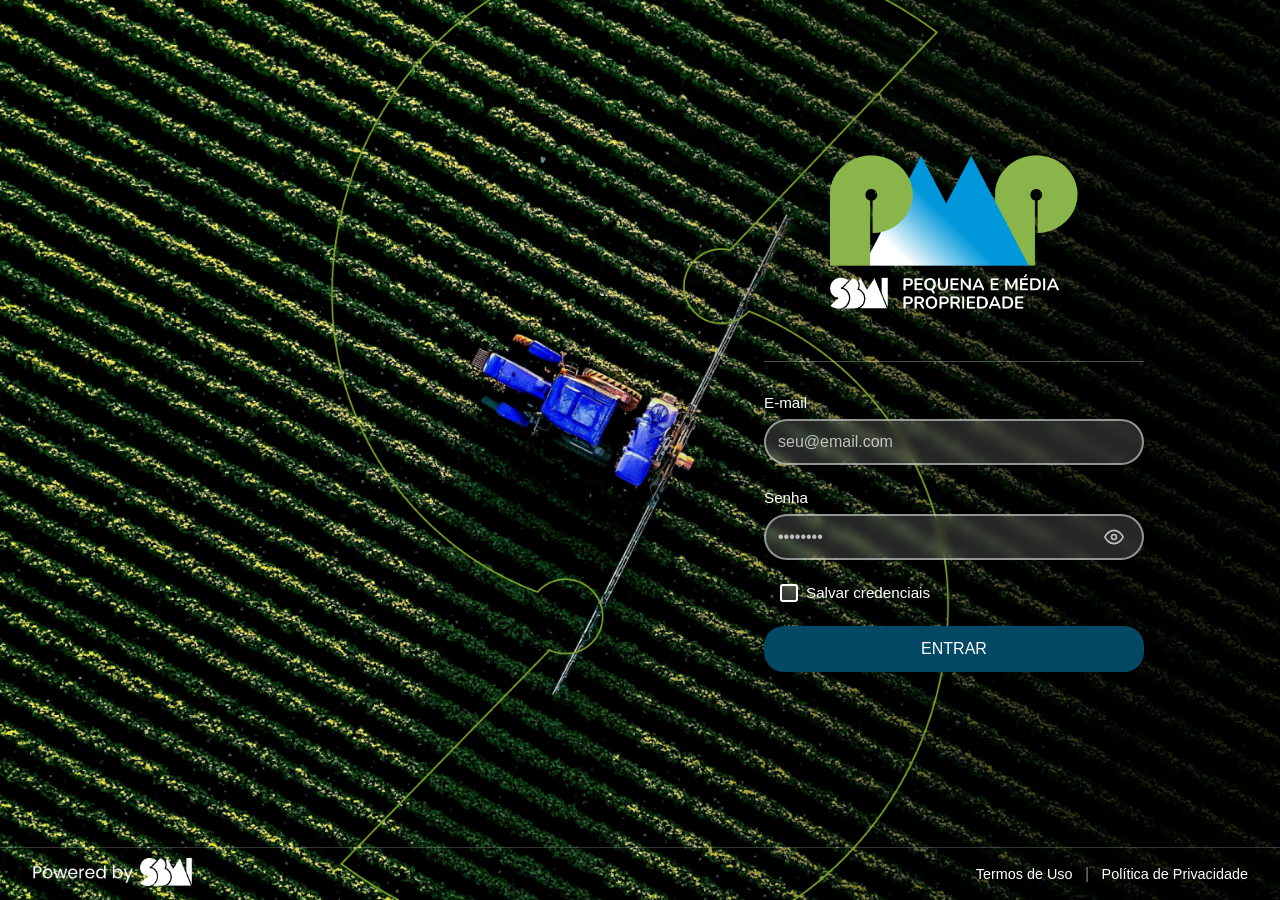
<file: login.html>
<!doctype html>
<html lang="pt-BR">

<head>
    <meta charset="UTF-8" />
    <meta name="viewport" content="width=device-width, initial-scale=1.0" />
    <title>PMP - Pequena e Média Propriedade</title>
    <link rel="shortcut icon" href="assets/favicon.ico" type="image/x-icon" />
    <link rel="stylesheet" href="login.css" />
    <link rel="stylesheet" href="style.css" />
</head>

<body>
    <div class="container">
        <div class="login-container">
            <div class="login-box">
                <div class="logo-container">
                    <img src="assets/pmp-verde-azul-branca.png" alt="Logo da Empresa" class="company-logo" />
                </div>

                <form id="loginForm">
                    <div class="input-group">
                        <label for="email">E-mail</label>
                        <input type="email" id="email" name="email" required placeholder="seu@email.com" />
                    </div>

                    <div class="input-group password-group">
                        <label for="password">Senha</label>
                        <div class="password-wrapper">
                            <input type="password" id="password" name="password" required placeholder="••••••••" />
                            <button type="button" class="toggle-password" aria-label="Mostrar senha">
                                <svg class="eye-icon eye-open" width="20" height="20" viewBox="0 0 24 24" fill="none"
                                    xmlns="http://www.w3.org/2000/svg">
                                    <path d="M1 12C1 12 5 4 12 4C19 4 23 12 23 12C23 12 19 20 12 20C5 20 1 12 1 12Z"
                                        stroke="currentColor" stroke-width="2" stroke-linecap="round"
                                        stroke-linejoin="round" />
                                    <circle cx="12" cy="12" r="3" stroke="currentColor" stroke-width="2"
                                        stroke-linecap="round" stroke-linejoin="round" />
                                </svg>
                                <svg class="eye-icon eye-closed" width="20" height="20" viewBox="0 0 24 24" fill="none"
                                    xmlns="http://www.w3.org/2000/svg" style="display: none;">
                                    <path d="M2 2L22 22" stroke="currentColor" stroke-width="2" stroke-linecap="round"
                                        stroke-linejoin="round" />
                                    <path
                                        d="M6.71277 6.7226C3.66479 8.79527 2 12 2 12C2 12 5.63636 19 12 19C14.0503 19 15.8174 18.2734 17.2711 17.2764"
                                        stroke="currentColor" stroke-width="2" stroke-linecap="round"
                                        stroke-linejoin="round" />
                                    <path
                                        d="M10.0747 10.0891C9.42283 10.7521 9 11.6968 9 12.75C9 14.8211 10.6789 16.5 12.75 16.5C13.8032 16.5 14.7479 16.0772 15.4109 15.4253"
                                        stroke="currentColor" stroke-width="2" stroke-linecap="round"
                                        stroke-linejoin="round" />
                                    <path
                                        d="M14.2031 8.20935C15.2415 8.79245 16.1254 9.62821 16.7617 10.6225C17.1799 11.2821 17.5 12.0 17.5 12.75C17.5 13.1655 17.4456 13.5692 17.3437 13.9547"
                                        stroke="currentColor" stroke-width="2" stroke-linecap="round"
                                        stroke-linejoin="round" />
                                    <path d="M22 12C22 12 20.3636 15.2047 17.3156 17.2774" stroke="currentColor"
                                        stroke-width="2" stroke-linecap="round" stroke-linejoin="round" />
                                    <path
                                        d="M11.3617 7.39325C11.7361 7.32775 12.1242 7.29297 12.525 7.29297C15.9599 7.29297 18.7479 10.018 18.9906 12.7486"
                                        stroke="currentColor" stroke-width="2" stroke-linecap="round"
                                        stroke-linejoin="round" />
                                </svg>
                            </button>
                        </div>
                    </div>

                    <div class="checkbox-group">
                        <label class="checkbox-container">
                            <input type="checkbox" id="saveCredentials" />
                            <span class="checkmark"></span>
                            Salvar credenciais
                        </label>
                    </div>

                    <button type="submit" id="loginButton">Entrar</button>

                    <div id="errorMessage" class="error-message"></div>
                </form>
            </div>
        </div>

        <footer class="footer">
            <div class="footer-content">
                <div class="footer-links">
                    <a href="#">Termos de Uso</a>
                    <span class="separator">|</span>
                    <a href="#">Política de Privacidade</a>
                </div>
                <div>
                    <img src="assets/sbmi-branco.png" alt="SBMI" style="width: 10rem" />
                </div>
            </div>
        </footer>
    </div>

    <script src="login.js"></script>
</body>

</html>
</file>
<file: login.css>
body {
    min-height: 100vh;
    background: url('assets/tela-de-login.png');
    background-size: cover;
    background-position: center;
    background-repeat: no-repeat;
    background-attachment: fixed;
    display: flex;
    align-items: center;
    justify-content: flex-end;
    position: relative;
}

.container {
    width: 100%;
    min-height: 100vh;
    display: flex;
    flex-direction: column;
    justify-content: space-between;
}

.login-container {
    display: flex;
    justify-content: flex-end;
    align-items: center;
    min-height: calc(95vh - 60px);
    padding: 2rem 6rem;
}

.login-box {
    padding: 2.5rem;
    width: 100%;
    max-width: 460px;
    animation: slideIn 0.5s ease-out;
}

@keyframes slideIn {
    from {
        opacity: 0;
        transform: translateX(30px);
    }

    to {
        opacity: 1;
        transform: translateX(0);
    }
}

/* Container da logo */
.logo-container {
    text-align: center;
    margin-bottom: 2rem;
    padding-bottom: 1rem;
    border-bottom: 1px solid rgba(255, 255, 255, 0.3);
}

/* Estilo da logo */
.company-logo {
    width: 90%;
    height: auto;
    object-fit: contain;
}

.input-group {
    margin-bottom: 1.5rem;
}

.input-group label {
    display: block;
    margin-bottom: 0.5rem;
    color: #ffffff;
    font-weight: 500;
    font-size: 0.95rem;
    text-shadow: 0 2px 4px rgba(0, 0, 0, 0.3);
}

.input-group input {
    width: 100%;
    padding: 0.75rem;
    border: 2px solid rgba(255, 255, 255, 0.5);
    border-radius: 50px;
    font-size: 1rem;
    transition: all 0.3s ease;
    background: rgba(255, 255, 255, 0.15);
    color: #ffffff;
    backdrop-filter: blur(5px);
}

.input-group input::placeholder {
    color: rgba(255, 255, 255, 0.7);
}

.input-group input:focus {
    outline: none;
    border-color: #ffffff;
    background: rgba(255, 255, 255, 0.25);
    box-shadow: 0 0 0 3px rgba(255, 255, 255, 0.2);
}

.input-group input.error {
    border-color: #ff6b6b;
}

.password-requirements {
    font-size: 0.75rem;
    color: rgba(255, 255, 255, 0.8);
    margin-top: 0.5rem;
    line-height: 1.4;
}

.checkbox-group {
    margin-bottom: 1.5rem;
}

.checkbox-container {
    display: flex;
    align-items: center;
    cursor: pointer;
    font-size: 0.95rem;
    padding-left: 1rem;
    color: #ffffff;
    user-select: none;
    text-shadow: 0 2px 4px rgba(0, 0, 0, 0.3);
}

.checkbox-container input {
    position: absolute;
    opacity: 0;
    cursor: pointer;
    height: 0;
    width: 0;
}

.checkmark {
    display: inline-block;
    width: 18px;
    height: 18px;
    background-color: rgba(255, 255, 255, 0.2);
    border: 2px solid #ffffff;
    border-radius: 3px;
    margin-right: 8px;
    position: relative;
    backdrop-filter: blur(5px);
}

.checkbox-container input:checked~.checkmark::after {
    content: '';
    position: absolute;
    left: 4px;
    top: 1px;
    width: 5px;
    height: 9px;
    border: solid #ffffff;
    border-width: 0 2px 2px 0;
    transform: rotate(45deg);
}

button {
    width: 100%;
    padding: 0.875rem;
    background: #034965;
    color: white;
    border: none;
    border-radius: 20px;
    font-size: 1rem;
    font-weight: 500;
    text-transform: uppercase;
    cursor: pointer;
    transition: background-color 0.3s ease;
    box-shadow: 0 4px 6px rgba(0, 0, 0, 0.2);
}

button:hover {
    background: #02344a;
}

button:active {
    transform: translateY(1px);
}

button:disabled {
    background: rgba(3, 73, 101, 0.5);
    cursor: not-allowed;
}

.error-message {
    margin-top: 1rem;
    padding: 0.75rem;
    background: rgba(255, 107, 107, 0.2);
    border: 1px solid rgba(255, 107, 107, 0.5);
    border-radius: 4px;
    color: #ffffff;
    font-size: 0.9rem;
    display: none;
    backdrop-filter: blur(5px);
}

.error-message.show {
    display: block;
}

.footer {
    background: transparent;
    border-top: 1px solid rgba(255, 255, 255, 0.2);
}

.footer-content {
    display: flex;
    justify-content: space-between;
    align-items: center;
    margin: 0 auto;
    color: white;
    padding: 10px 2rem;
    flex-direction: row-reverse;
}

.footer-links a {
    color: white;
    text-decoration: none;
    font-size: 0.9rem;
    transition: opacity 0.3s ease;
    text-shadow: 0 2px 4px rgba(0, 0, 0, 0.3);
}

.footer-links a:hover {
    opacity: 0.8;
    text-decoration: underline;
}

.footer-links .separator {
    margin: 0 0.5rem;
    color: white;
    opacity: 0.5;
}

/* Grupo de senha com ícone */
.password-group {
    position: relative;
}

.password-wrapper {
    position: relative;
    display: flex;
    align-items: center;
}

.password-wrapper input {
    padding-right: 45px;
    /* Espaço para o botão do olho */
}

.toggle-password {
    position: absolute;
    right: 12px;
    background: none;
    border: none;
    padding: 8px;
    cursor: pointer;
    display: flex;
    align-items: center;
    justify-content: center;
    color: rgba(255, 255, 255, 0.7);
    transition: color 0.3s ease;
    width: auto;
    border-radius: 50%;
    box-shadow: none;
    text-transform: none;
}

.toggle-password:hover {
    color: #ffffff;
    background: rgba(255, 255, 255, 0.1);
    transform: none;
}

.toggle-password:active {
    transform: scale(0.95);
}

.toggle-password:focus {
    outline: none;
    color: #ffffff;
}

.eye-icon {
    display: block;
    pointer-events: none;
}

/* Ajuste responsivo */
@media (max-width: 480px) {
    .toggle-password {
        right: 8px;
        padding: 6px;
    }

    .password-wrapper input {
        padding-right: 40px;
    }
}

/* Responsividade */
@media (max-width: 768px) {
    .login-container {
        justify-content: center;
        padding: 1rem;
    }

    .login-box {
        padding: 1.5rem;
    }

    .footer-content {
        flex-direction: column;
        gap: 1rem;
        text-align: center;
    }
}

@media (max-width: 480px) {
    .company-logo {
        width: 90%;
        height: auto;
    }

    .footer-links {
        display: flex;
        flex-wrap: wrap;
        justify-content: center;
        gap: 0.5rem;
    }

    .footer-links .separator {
        display: none;
    }
}
</file>
<file: style.css>
* {
    margin: 0;
    padding: 0;
    box-sizing: border-box;
}

:root {
    --bg-white: #F9FBF5;
    --bg-white-dark: #EFEFEF;
    --bg-sidebar: #FFFFFF;
    --bg-top-line: #034965;
    --text-primary: #1A2B3C;
    --text-secondary: #4A5A6A;
    --text-muted: #7C8B9A;
    --text-white: #FFFFFF;
    --border-color: #E8ECF2;
    --border-color-input: #4485A2;
    --primary-light: #E3F0F5;
    --primary: #2C7A9C;
    --primary-dark: #1E5A78;
    --accent-green: #43A687;
    --accent-green-light: #E8F3EF;
    --danger: #E86A5F;
    --danger-light: #FDECEB;
    --hover-bg: #F0F4F8;
    --shadow-sm: 0 2px 4px rgba(0, 0, 0, 0.02), 0 1px 2px rgba(0, 0, 0, 0.05);
    --shadow-md: 0 4px 8px rgba(0, 0, 0, 0.03), 0 2px 4px rgba(0, 0, 0, 0.05);
    --shadow-lg: 0 8px 16px rgba(0, 0, 0, 0.04), 0 4px 8px rgba(0, 0, 0, 0.05);
}

body {
    font-family: 'Nunito Sans', sans-serif;
    color: var(--text-primary);
    background-color: var(--bg-white-dark);
    height: 100vh;
    overflow: hidden;
}

.dashboard-container {
    display: flex;
    height: 100vh;
}

.sidebar {
    width: 260px;
    background-color: var(--bg-white);
    border-right: 1px solid var(--border-color);
    display: flex;
    flex-direction: column;
    justify-content: space-between;
    position: fixed;
    height: 100vh;
    overflow-y: auto;
    box-shadow: var(--shadow-sm);
}

.sidebar-top {
    padding: 24px 0;
}

.logo-area {
    padding: 0 20px;
    margin-bottom: 32px;
}

.logo-area img {
    max-width: 100%;
    height: auto;
}

.sidebar-nav {
    display: flex;
    flex-direction: column;
    gap: 4px;
    padding: 0 12px;
}

.nav-btn {
    display: flex;
    align-items: center;
    gap: 12px;
    padding: 12px 16px;
    border: none;
    background: none;
    width: 100%;
    text-align: left;
    font-family: 'Nunito Sans', sans-serif;
    font-size: 15px;
    font-weight: 500;
    color: var(--text-secondary);
    border-radius: 8px;
    cursor: pointer;
    transition: all 0.2s ease;
}

.nav-btn i {
    width: 20px;
    font-size: 1.1rem;
    color: var(--text-muted);
}

.nav-btn:hover {
    background-color: var(--hover-bg);
    color: var(--primary);
}

.nav-btn:hover i {
    color: var(--primary);
}

.nav-btn.active {
    background-color: var(--primary-light);
    color: var(--primary-dark);
    font-weight: 600;
}

.nav-btn.active i {
    color: var(--primary);
}

.sidebar-add-admin {
    padding: 16px 12px;
    margin-top: 8px;
    border-top: 1px solid var(--border-color);
}

.add-admin-btn {
    display: flex;
    align-items: center;
    gap: 12px;
    padding: 12px 16px;
    border: none;
    background: none;
    width: 100%;
    text-align: left;
    font-family: 'Nunito Sans', sans-serif;
    font-size: 15px;
    font-weight: 500;
    color: var(--accent-green);
    border-radius: 8px;
    cursor: pointer;
    transition: all 0.2s ease;
    background-color: var(--accent-green-light);
}

.add-admin-btn i {
    width: 20px;
    font-size: 1.1rem;
    color: var(--accent-green);
}

.add-admin-btn:hover {
    background-color: var(--accent-green);
    color: white;
}

.add-admin-btn:hover i {
    color: white;
}

.sidebar-bottom {
    padding: 20px;
    border-top: 1px solid var(--border-color);
}

.developer-logo {
    display: flex;
    justify-content: center;
}

.developer-logo:hover {
    opacity: 0.8;
}

.developer-logo img {
    max-width: 100px;
    height: auto;
}

.main-content {
    flex: 1;
    margin-left: 260px;
    display: flex;
    flex-direction: column;
    height: 100vh;
    overflow: hidden;
}

.top-bar {
    height: 70px;
    background-color: var(--bg-white);
    border-bottom: 1px solid var(--border-color);
    display: flex;
    align-items: center;
    justify-content: space-between;
    padding: 0 32px;
    position: sticky;
    top: 0;
    z-index: 10;
}

.current-screen h1 {
    font-size: 1.5rem;
    font-weight: 600;
    color: var(--text-primary);
}

.search-container {
    position: relative;
    width: 400px;
    margin: 0 20px;
}

.search-input {
    width: 100%;
    height: 40px;
    padding: 0 40px 0 16px;
    border: 1px solid var(--border-color);
    border-radius: 20px;
    font-family: 'Nunito Sans', sans-serif;
    font-size: 0.95rem;
    color: var(--text-primary);
    background-color: var(--bg-white);
    transition: all 0.2s ease;
}

.search-input:focus {
    outline: none;
    border-color: var(--primary);
    box-shadow: 0 0 0 3px rgba(44, 122, 156, 0.1);
}

.search-input::placeholder {
    color: var(--text-muted);
}

.search-icon {
    position: absolute;
    right: 16px;
    top: 50%;
    transform: translateY(-50%);
    color: var(--text-muted);
    font-size: 0.9rem;
    pointer-events: none;
}

.user-info {
    display: flex;
    align-items: center;
    gap: 12px;
}

.user-name {
    font-weight: 500;
    color: var(--text-primary);
}

.user-avatar {
    width: 40px;
    height: 40px;
    background-color: var(--primary-light);
    border-radius: 40px;
    display: flex;
    align-items: center;
    justify-content: center;
    color: var(--primary);
}

.user-avatar i {
    font-size: 1.5rem;
}

.content-area {
    flex: 1;
    display: flex;
    overflow-y: auto;
    padding: 24px;
    background-color: var(--bg-white-dark);
    flex-direction: column;
    align-items: center;
}

.loading-spinner {
    display: flex;
    justify-content: center;
    align-items: center;
    height: 200px;
    display: none;
}

.loading-spinner i {
    font-size: 2rem;
    color: var(--primary);
}

.items-list {
    display: flex;
    flex-direction: column;
    width: 90%;
}

.list-header {
    display: grid;
    grid-template-columns: 2fr 1.5fr 1fr;
    padding: 12px 20px;
    font-size: 0.85rem;
    font-weight: 600;
    color: var(--text-white);
    text-transform: uppercase;
    letter-spacing: 0.5px;
    border-bottom: 1px solid var(--border-color);
    background-color: var(--bg-top-line);
    border-radius: 8px 8px 0px 0px;
}

.item-card {
    background-color: var(--bg-white);
    border: 1px solid var(--border-color);
    padding: 16px 20px;
    cursor: pointer;
    transition: all 0.2s ease;
    display: grid;
    grid-template-columns: 2fr 1.5fr 1fr;
    align-items: center;
    gap: 16px;
}

.item-card:hover {
    border-color: var(--primary);
    box-shadow: var(--shadow-md);
    background-color: var(--primary-light);
}

.item-card h3 {
    font-size: 1rem;
    font-weight: 600;
    color: var(--text-primary);
    margin: 0;
}

.item-card .item-subtitle {
    font-size: 0.9rem;
    color: var(--text-secondary);
}

.item-card .item-location {
    font-size: 0.9rem;
    color: var(--text-muted);
    display: flex;
    align-items: center;
    gap: 4px;
}

.item-card .item-location i {
    color: var(--primary);
    font-size: 0.8rem;
}

.pagination-container {
    display: flex;
    justify-content: space-between;
    align-items: center;
    width: 90%;
    margin-top: 20px;
    padding: 0 10px;
}

.pagination {
    display: flex;
    justify-content: center;
    align-items: center;
    gap: 8px;
    padding: 24px 0;
}

.page-btn {
    min-width: 36px;
    height: 36px;
    border: 1px solid var(--border-color);
    background-color: var(--bg-white);
    border-radius: 6px;
    font-family: 'Nunito Sans', sans-serif;
    font-weight: 500;
    color: var(--text-secondary);
    cursor: pointer;
    transition: all 0.2s ease;
    font-size: 0.9rem;
}

.page-btn:hover {
    border-color: var(--primary);
    color: var(--primary);
    background-color: var(--primary-light);
}

.page-btn.active {
    background-color: var(--primary);
    color: white;
    border-color: var(--primary);
}

.page-btn:disabled {
    opacity: 0.4;
    cursor: not-allowed;
}

.items-counter {
    color: var(--text-secondary);
    font-size: 0.9rem;
    font-weight: 500;
    padding: 8px 16px;
    background-color: var(--bg-white);
    border-radius: 20px;
    border: 1px solid var(--border-color);
}

.modal {
    display: none;
    position: fixed;
    top: 0;
    left: 0;
    width: 100%;
    height: 100%;
    background-color: rgba(0, 0, 0, 0.3);
    z-index: 1000;
    justify-content: center;
    align-items: center;
}

.modal.show {
    display: flex;
}

.modal-content {
    background-color: var(--bg-white);
    border-radius: 12px;
    width: 50%;
    max-width: 600px;
    max-height: 90vh;
    overflow-y: auto;
    box-shadow: var(--shadow-lg);
}

.modal-header {
    display: flex;
    justify-content: space-between;
    align-items: center;
    padding: 20px 24px;
    border-bottom: 1px solid var(--border-color);
}

.modal-header h2 {
    font-size: 1.25rem;
    font-weight: 600;
    color: var(--text-primary);
}

.close-modal {
    background: none;
    border: none;
    font-size: 1.25rem;
    cursor: pointer;
    color: var(--text-muted);
    width: 32px;
    height: 32px;
    border-radius: 20px;
    display: flex;
    align-items: center;
    justify-content: center;
    transition: all 0.2s;
}

.close-modal:hover {
    background-color: var(--hover-bg);
    color: var(--text-primary);
}

.modal-body {
    padding: 2rem;
}

.modal-content::-webkit-scrollbar {
    width: 4px;
}

.modal-content::-webkit-scrollbar-track {
    background: transparent;
}

.modal-content::-webkit-scrollbar-thumb {
    background: rgba(0, 0, 0, 0.2);
    border-radius: 4px;
}

.modal-content {
    scrollbar-width: thin;
    scrollbar-color: rgba(0, 0, 0, 0.2) transparent;
}

.form-group {
    margin-bottom: 20px;
}

.form-group label {
    display: block;
    margin-bottom: 8px;
    font-size: 0.9rem;
    font-weight: 600;
    color: var(--text-secondary);
}

.form-input {
    width: 100%;
    padding: 12px 16px;
    border: 1px solid var(--border-color);
    border-radius: 8px;
    font-family: 'Nunito Sans', sans-serif;
    font-size: 0.95rem;
    color: var(--text-primary);
    transition: all 0.2s ease;
}

.form-input:focus {
    outline: none;
    border-color: var(--primary);
    box-shadow: 0 0 0 3px rgba(44, 122, 156, 0.1);
}

.form-actions {
    display: flex;
    justify-content: flex-end;
    gap: 12px;
    margin-top: 24px;
}

.btn-primary,
.btn-secondary {
    padding: 10px 20px;
    border-radius: 6px;
    font-family: 'Nunito Sans', sans-serif;
    font-size: 0.95rem;
    font-weight: 500;
    cursor: pointer;
    transition: all 0.2s ease;
    border: none;
}

.btn-primary {
    background-color: var(--primary);
    color: white;
}

.btn-primary:hover {
    background-color: var(--primary-dark);
}

.btn-secondary {
    background-color: var(--bg-white);
    color: var(--text-secondary);
    border: 1px solid var(--border-color);
}

.btn-secondary:hover {
    background-color: var(--hover-bg);
    border-color: var(--text-muted);
}

.status-badge {
    display: inline-block;
    padding: 4px 10px;
    border-radius: 30px;
    font-size: 0.75rem;
    font-weight: 600;
}

.status-badge.active {
    background-color: var(--accent-green-light);
    color: var(--accent-green);
}

.status-badge.inactive {
    background-color: var(--danger-light);
    color: var(--danger);
}

.type-badge {
    display: inline-block;
    padding: 4px 10px;
    border-radius: 30px;
    font-size: 0.75rem;
    font-weight: 600;
    background-color: var(--primary-light);
    color: var(--primary-dark);
}

.detail-grid {
    display: grid;
    grid-template-columns: 1fr 1fr;
    gap: 16px;
}

.detail-item.full-width {
    grid-column: 1 / -1;
}

.detail-item label {
    display: block;
    font-size: 0.75rem;
    font-weight: 600;
    color: var(--text-muted);
    margin-bottom: 4px;
    margin-left: 15px;
    text-transform: uppercase;
    letter-spacing: 0.3px;
}

.detail-item p {
    font-size: 0.95rem;
    color: var(--text-primary);
    background-color: #ffffff;
    padding: 10px 14px;
    border-radius: 30px;
    border: 1px solid var(--border-color-input);
    margin: 0;
}

.localizacao-row {
    display: flex;
    gap: 16px;
    margin: 16px 0;
    grid-column: 1 / -1;
}

.localizacao-item {
    flex: 1;
}

.localizacao-item.cidade {
    flex: 2;
}

.localizacao-item.estado {
    flex: 1;
}

.localizacao-item label {
    display: block;
    font-size: 0.75rem;
    font-weight: 600;
    color: var(--text-muted);
    margin-bottom: 4px;
    margin-left: 15px;
    text-transform: uppercase;
    letter-spacing: 0.3px;
}

.localizacao-item p {
    font-size: 0.95rem;
    color: var(--text-primary);
    background-color: #ffffff;
    padding: 10px 14px;
    border-radius: 30px;
    border: 1px solid var(--border-color-input);
    margin: 0;
}

.detail-item ul {
    list-style: none;
    padding: 0;
    margin: 8px 0 0 0;
}

.detail-item li {
    padding: 10px 14px;
    background-color: #FFFFFF;
    border: 1px solid var(--border-color-input);
    border-radius: 20px;
    margin-bottom: 6px;
    display: flex;
    align-items: center;
    gap: 10px;
    font-size: 0.9rem;
}

.detail-item li i {
    color: var(--primary);
    width: 16px;
}

.modal-map {
    height: 200px;
    width: 100%;
    border-radius: 8px;
    margin: 12px 0;
    border: 1px solid var(--border-color);
    z-index: 1;
}

.map-container {
    margin: 16px 0;
    grid-column: 1 / -1;
}

.map-loading {
    height: 200px;
    display: flex;
    align-items: center;
    justify-content: center;
    background-color: var(--hover-bg);
    border-radius: 8px;
    color: var(--text-muted);
    border: 1px dashed var(--border-color);
}

.coordinates-info {
    display: flex;
    gap: 12px;
    background-color: var(--hover-bg);
    padding: 12px;
    border-radius: 6px;
    margin-top: 8px;
    border: 1px solid var(--border-color-input);
}

.coord-item {
    flex: 1;
    text-align: center;
}

.coord-item label {
    display: block;
    font-size: 0.7rem;
    color: var(--text-muted);
    margin-bottom: 2px;
}

.coord-item span {
    font-size: 0.85rem;
    font-weight: 600;
    color: var(--text-primary);
}

.users-list {
    max-height: 250px;
    overflow-y: auto;
    padding-right: 4px;
}

.users-list li {
    padding: 8px 20px;
    background-color: #FFFFFF;
    border: 1px solid var(--border-color-input);
    border-radius: 50px;
    margin-bottom: 8px;
    display: flex;
    align-items: center;
    gap: 12px;
    transition: all 0.2s;
}

.users-list li:hover {
    border-color: var(--primary);
    background-color: var(--primary-light);
}

.users-list li i {
    color: var(--primary);
    font-size: 1.1rem;
}

.users-list .status-active,
.users-list .status-inactive,
.users-list .type-badge {
    display: inline-block;
    padding: 2px 8px;
    border-radius: 20px;
    font-size: 0.7rem;
    font-weight: 600;
}

.users-list .status-active {
    background-color: var(--accent-green-light);
    color: var(--accent-green);
}

.users-list .status-inactive {
    background-color: var(--danger-light);
    color: var(--danger);
}

.users-list .type-badge {
    background-color: var(--primary-light);
    color: var(--primary-dark);
}

.users-list::-webkit-scrollbar {
    width: 4px;
}

.users-list::-webkit-scrollbar-track {
    background: var(--hover-bg);
}

.users-list::-webkit-scrollbar-thumb {
    background: var(--text-muted);
    border-radius: 4px;
}

.status-active {
    color: var(--accent-green);
    background-color: var(--accent-green-light);
    padding: 4px 10px;
    border-radius: 30px;
    font-size: 0.75rem;
    font-weight: 600;
    display: inline-block;
}

.status-inactive {
    color: var(--danger);
    background-color: var(--danger-light);
    padding: 4px 10px;
    border-radius: 30px;
    font-size: 0.75rem;
    font-weight: 600;
    display: inline-block;
}

.error-message,
.empty-message {
    text-align: center;
    padding: 48px 24px;
    color: var(--text-muted);
    font-size: 0.95rem;
    background-color: var(--bg-white);
    border-radius: 8px;
    border: 1px dashed var(--border-color);
}

.farms-list {
    max-height: 200px;
    overflow-y: auto;
}

.farms-list::-webkit-scrollbar {
    width: 4px;
}

.farms-list::-webkit-scrollbar-track {
    background: var(--hover-bg);
}

.farms-list::-webkit-scrollbar-thumb {
    background: var(--text-muted);
    border-radius: 4px;
}

.text-muted {
    color: var(--text-muted);
}

@media (max-width: 1024px) {
    .search-container {
        width: 300px;
    }
}

@media (max-width: 768px) {
    .sidebar {
        width: 72px;
    }

    .sidebar .logo-area span,
    .sidebar .nav-btn span,
    .sidebar .developer-logo,
    .sidebar-add-admin span {
        display: none;
    }

    .main-content {
        margin-left: 72px;
    }

    .nav-btn {
        justify-content: center;
        padding: 12px;
    }

    .nav-btn i {
        margin: 0;
    }

    .add-admin-btn {
        justify-content: center;
        padding: 12px;
    }

    .add-admin-btn i {
        margin: 0;
    }

    .top-bar {
        padding: 0 16px;
    }

    .search-container {
        width: 200px;
        margin: 0 10px;
    }

    .user-name {
        display: none;
    }

    .item-card {
        grid-template-columns: 2fr 1fr 1fr;
    }

    .pagination-container {
        flex-direction: column;
        gap: 12px;
    }

    .localizacao-row {
        flex-direction: column;
        gap: 12px;
    }
}

@media (max-width: 480px) {
    .search-container {
        display: none;
    }

    .item-card {
        grid-template-columns: 1fr;
        gap: 8px;
    }

    .list-header {
        display: none;
    }

    .detail-grid {
        grid-template-columns: 1fr;
    }

    .coordinates-info {
        flex-direction: column;
    }
}
</file>
